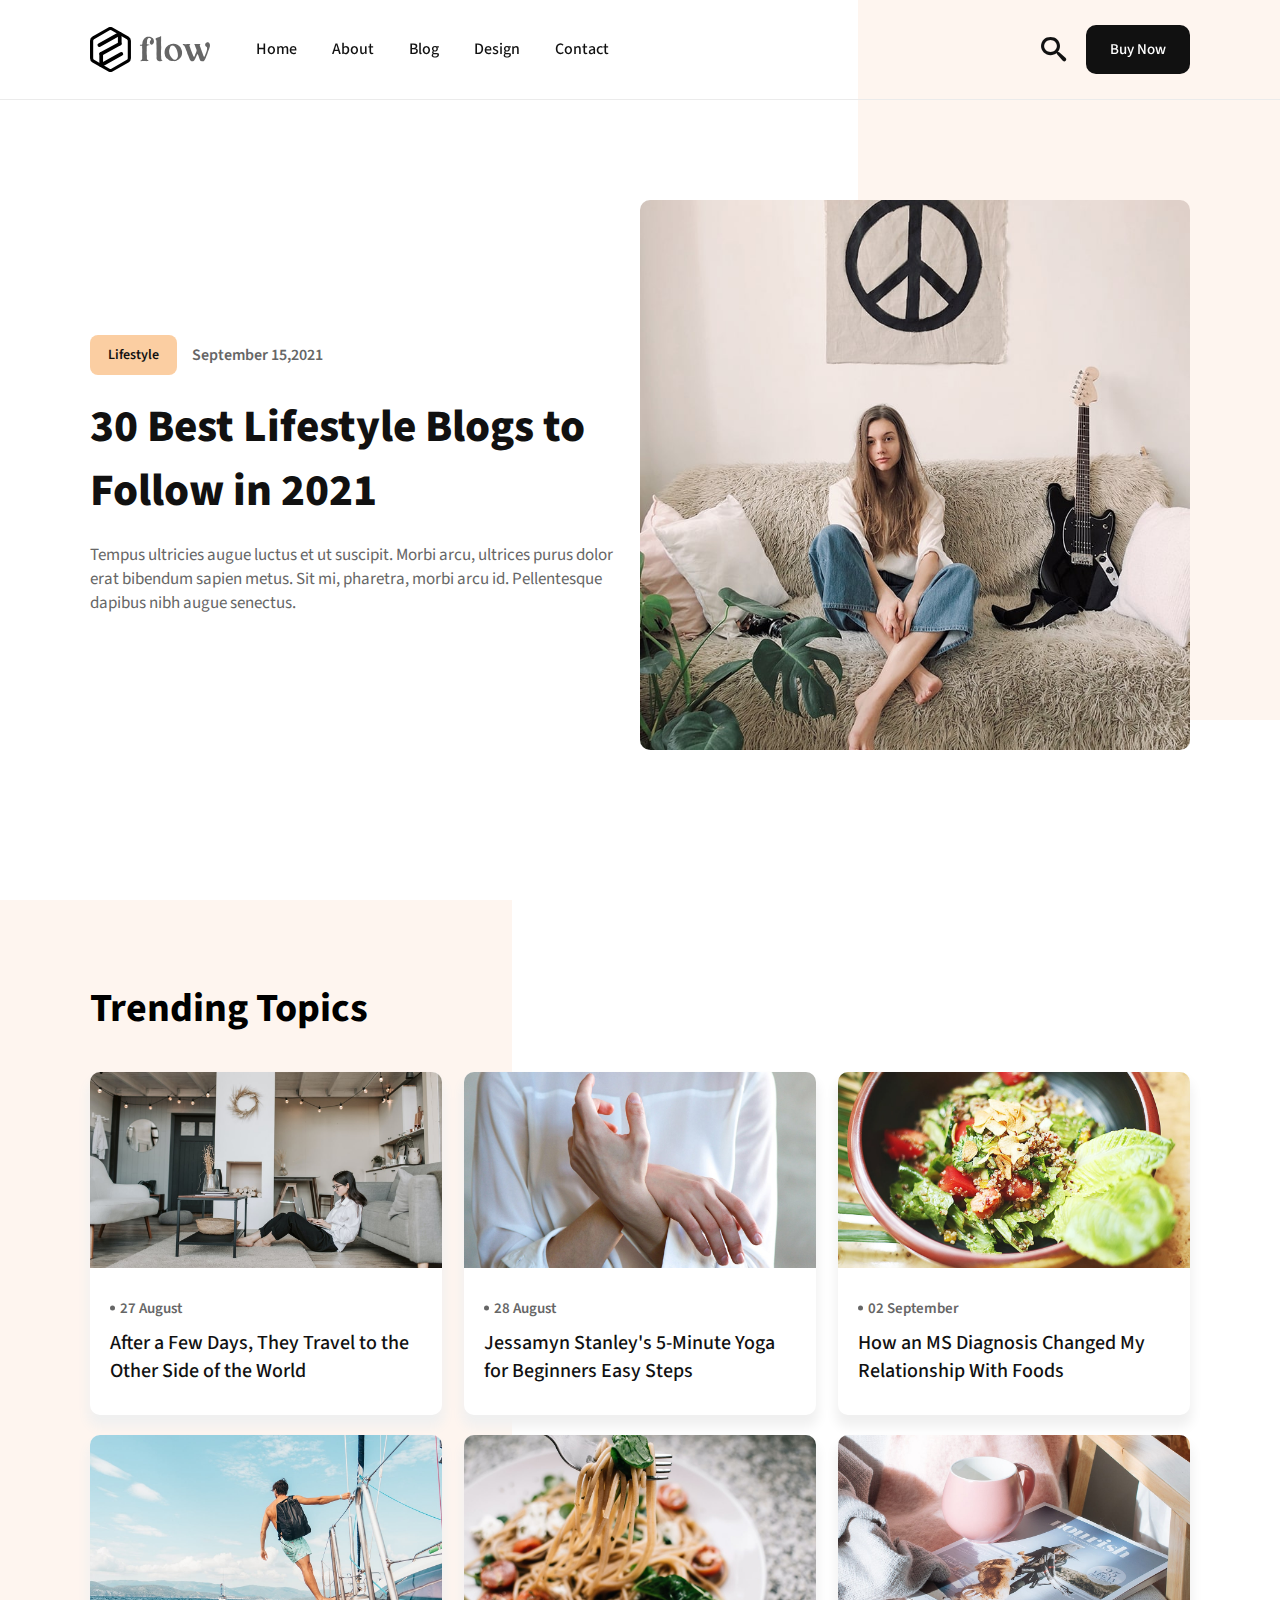
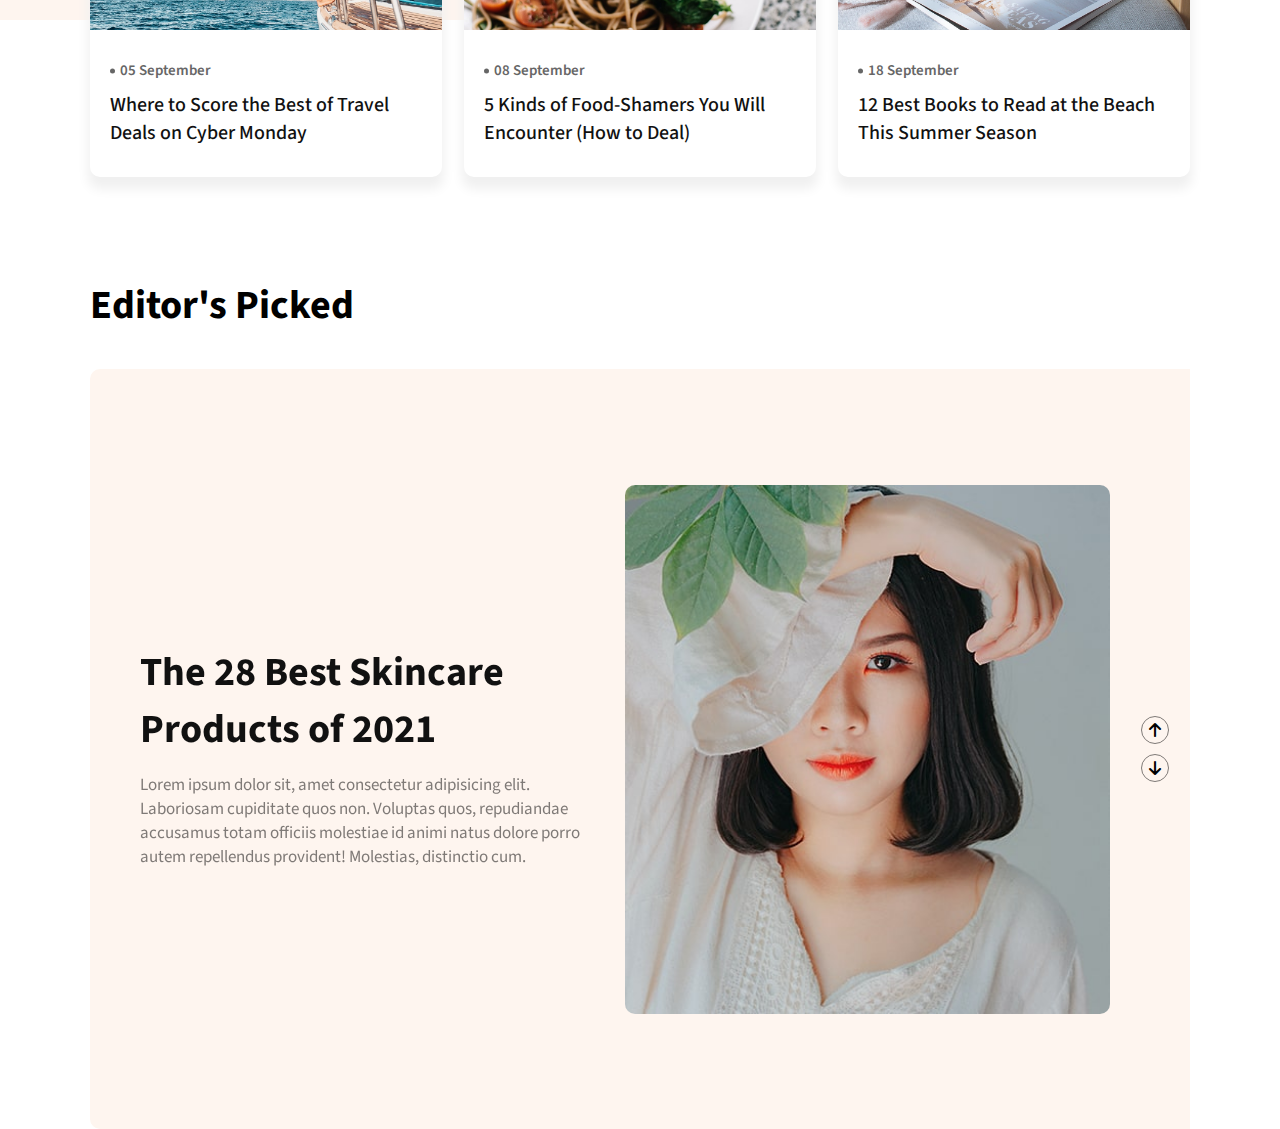
<file: index.html>
<html lang="en">
  <head>
    <meta charset="UTF-8" />
    <meta name="viewport" content="width=device-width, initial-scale=1.0" />
    <link rel="stylesheet" href="assets/css/style.css" />
    <link rel="stylesheet" href="https://cdn.jsdelivr.net/npm/swiper@11/swiper-bundle.min.css" />
    <link rel="stylesheet" href="assets/css/theme.css" />
    <title>Document</title>
  </head>
  <body>
    <!-- Navbar -->
    <nav class="navbar">
      <div class="container">
        <div class="navbar-inner">
          <div class="nav-left">
            <a href="#" class="logo">
              <img src="assets/images/logo.svg" alt="" />
            </a>
            <ul class="nav-links">
              <li><a href="#">Home</a></li>
              <li><a href="#">About</a></li>
              <li><a href="#">Blog</a></li>
              <li><a href="#">Design</a></li>
              <li><a href="#">Contact</a></li>
            </ul>
          </div>
          <div class="nav-right">
            <div class="search-icons">
              <span class="icon-search"></span>
            </div>
            <a href="#" class="btn-dark">Buy Now</a>
            <div class="mb-menu">
              <span class="icon-menu"></span>
            </div>
          </div>
        </div>
      </div>
    </nav>
    <!-- Navbar -->

    <!-- Hero Section -->
    <div class="hero-section">
      <div class="container">
        <div class="hero-section-inner">
          <div class="hero-content">
            <div class="hero-title-tag">
              <div class="hero-button">
                <a href="#">Lifestyle</a>
              </div>
              <div class="hero-date">
                <p>September 15,2021</p>
              </div>
            </div>
            <h2 class="hero-heading">
              30 Best Lifestyle Blogs to Follow in 2021
            </h2>
            <div class="hero-text">
              <p>
                Tempus ultricies augue luctus et ut suscipit. Morbi arcu,
                ultrices purus dolor erat bibendum sapien metus. Sit mi,
                pharetra, morbi arcu id. Pellentesque dapibus nibh augue
                senectus.
              </p>
            </div>
          </div>
          <div class="hero-image">
            <img src="assets/images/hero.jpg" alt="" />
          </div>
        </div>
      </div>
    </div>
    <!-- Hero Section -->

    <!-- Trending Section -->
    <div class="trending-section section-space">
      <div class="container">
        <div class="section-title">
          <h2 class="section-heading">Trending Topics</h2>
        </div>
        <div class="trending-section-inner">
          <div class="trending-card">
            <div class="trending-image">
              <img src="assets/images/news-1.jpg" alt="" />
            </div>
            <div class="trending-content">
              <span>27 August</span>
              <h4>
                After a Few Days, They Travel to the Other Side of the World
              </h4>
            </div>
          </div>
          <div class="trending-card">
            <div class="trending-image">
              <img src="assets/images/news-2.jpg" alt="" />
            </div>
            <div class="trending-content">
              <span>28 August</span>
              <h4>Jessamyn Stanley's 5-Minute Yoga for Beginners Easy Steps</h4>
            </div>
          </div>
          <div class="trending-card">
            <div class="trending-image">
              <img src="assets/images/news-3.jpg" alt="" />
            </div>
            <div class="trending-content">
              <span>02 September</span>
              <h4>How an MS Diagnosis Changed My Relationship With Foods</h4>
            </div>
          </div>
          <div class="trending-card">
            <div class="trending-image">
              <img src="assets/images/news-4.jpg" alt="" />
            </div>
            <div class="trending-content">
              <span>05 September</span>
              <h4>Where to Score the Best of Travel Deals on Cyber Monday</h4>
            </div>
          </div>
          <div class="trending-card">
            <div class="trending-image">
              <img src="assets/images/news-5.jpg" alt="" />
            </div>
            <div class="trending-content">
              <span>08 September</span>
              <h4>5 Kinds of Food-Shamers You Will Encounter (How to Deal)</h4>
            </div>
          </div>
          <div class="trending-card">
            <div class="trending-image">
              <img src="assets/images/news-6.jpg" alt="" />
            </div>
            <div class="trending-content">
              <span>18 September</span>
              <h4>12 Best Books to Read at the Beach This Summer Season</h4>
            </div>
          </div>
        </div>
      </div>
    </div>

    <!-- Product Section -->

     <div class="product-section">
      <div class="container">
        <div class="product-section-inner">
          <div class="product-title">
            <h2 class="section-heading">Editor's picked</h2>
          </div>
          <div class="sm-container">
            <div class="product-slider">
              <div class="swiper mySwiper">
                <div class="swiper-wrapper">
                  <div class="swiper-slide">
                    <div class="product-card">
                      <div class="product-card-inner">
                        <div class="product-content">
                          <h2>The 28 Best Skincare Products of 2021</h2>
                          <p>Lorem ipsum dolor sit, amet consectetur adipisicing elit. Laboriosam cupiditate quos non. Voluptas quos, repudiandae accusamus totam officiis molestiae id animi natus dolore porro autem repellendus provident! Molestias, distinctio cum.</p>
                        </div>
                        <div class="product-image">
                          <img src="assets/images/news-17.jpg" alt="">
                        </div>
                      </div>
                    </div>
                  </div>
                  <div class="swiper-slide">
                    <div class="product-card">
                      <div class="product-card-inner">
                        <div class="product-content">
                          <h2>The 28 Best Skincare Products of 2021</h2>
                          <p>Lorem ipsum dolor sit, amet consectetur adipisicing elit. Laboriosam cupiditate quos non. Voluptas quos, repudiandae accusamus totam officiis molestiae id animi natus dolore porro autem repellendus provident! Molestias, distinctio cum.</p>
                        </div>
                        <div class="product-image">
                          <img src="assets/images/news-18.jpg" alt="">
                        </div>
                      </div>
                    </div>
                  </div>
                  <div class="swiper-slide">
                    <div class="product-card">
                      <div class="product-card-inner">
                        <div class="product-content">
                          <h2>The 28 Best Skincare Products of 2021</h2>
                          <p>Lorem ipsum dolor sit, amet consectetur adipisicing elit. Laboriosam cupiditate quos non. Voluptas quos, repudiandae accusamus totam officiis molestiae id animi natus dolore porro autem repellendus provident! Molestias, distinctio cum.</p>
                        </div>
                        <div class="product-image">
                          <img src="assets/images/news-19.jpg" alt="">
                        </div>
                      </div>
                    </div>
                  </div>
                </div>
                <!-- <div class="swiper-pagination"></div> -->
              </div>
              <div class="slider-button-bar">
                <div class="slider-btns">
                  <span class="icon-arrow-up2"></span>
                  <span class="icon-arrow-down2"></span>
                </div>
              </div>
            </div>
          </div>
        </div>
      </div>
     </div>

    
    <script src="https://cdn.jsdelivr.net/npm/swiper@11/swiper-bundle.min.js"></script>
    <script src="assets/js/app.js"></script>
  </body>
</html>
</file>
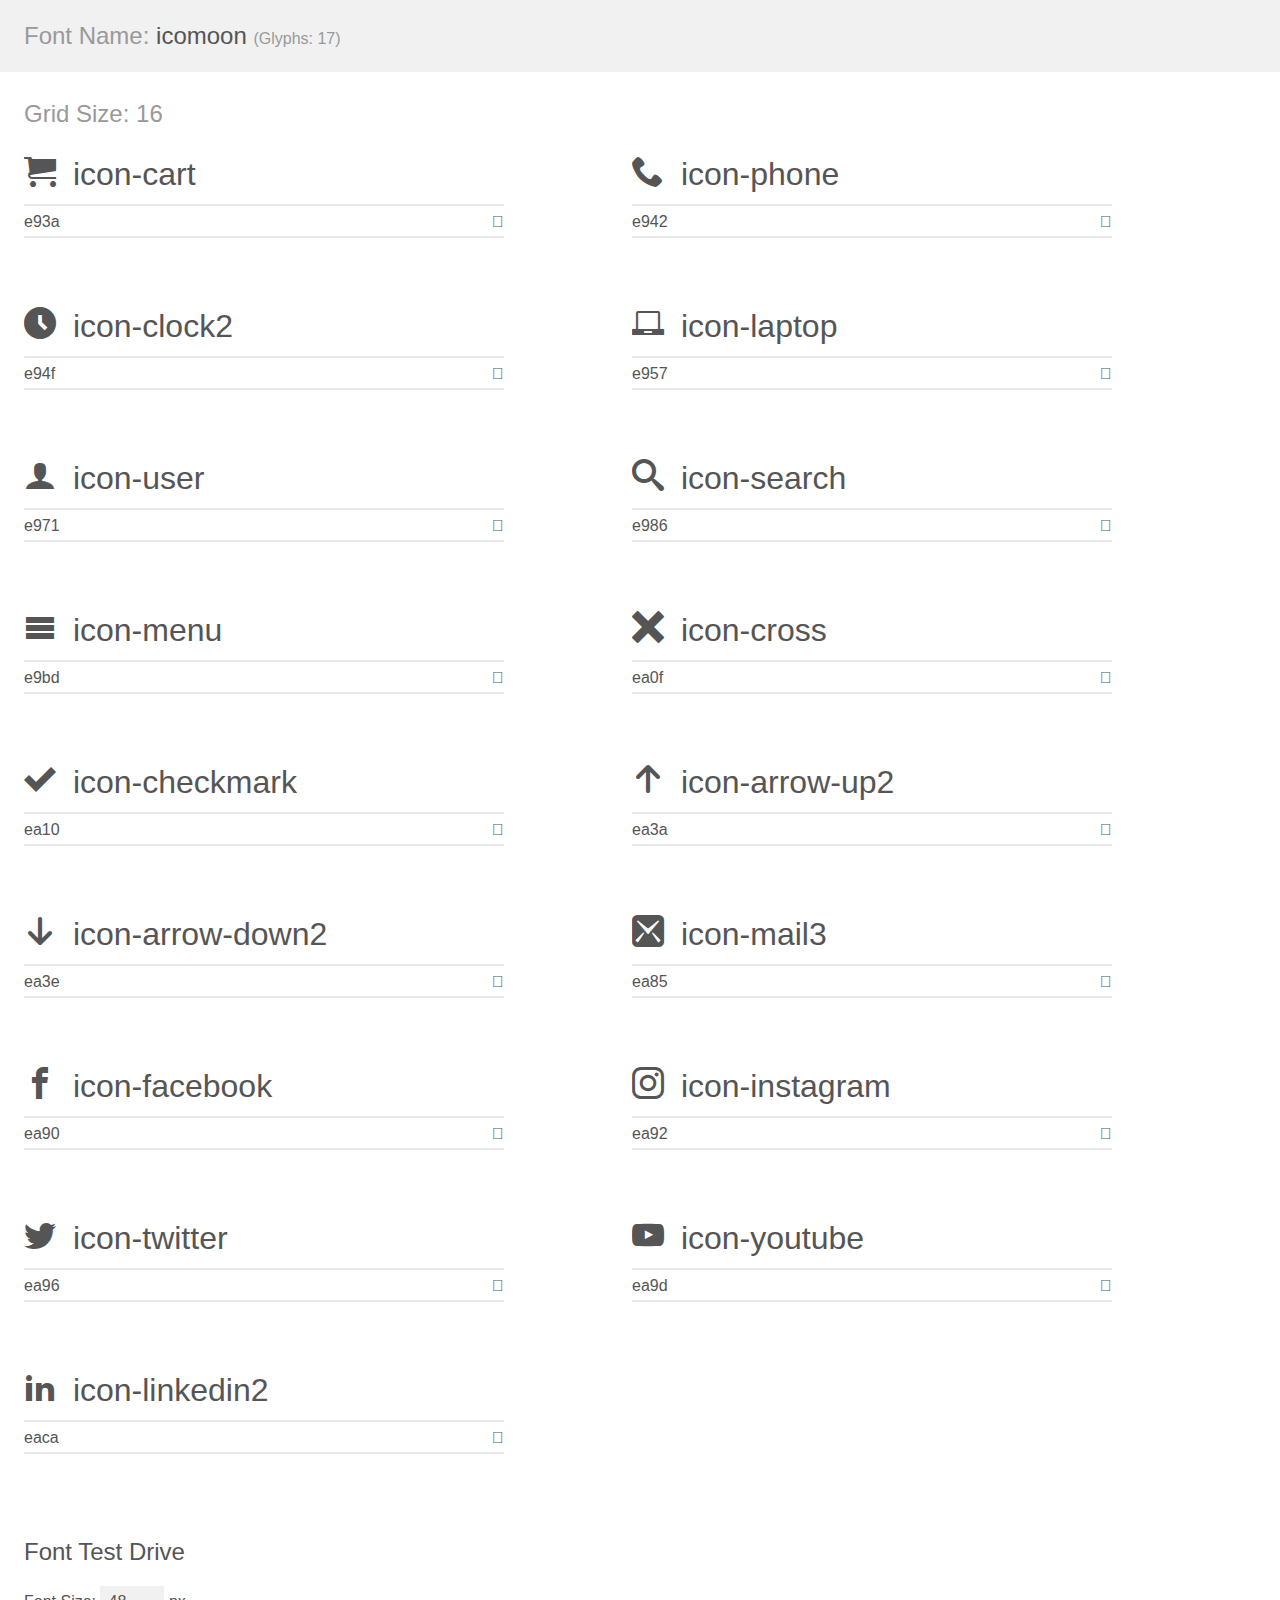
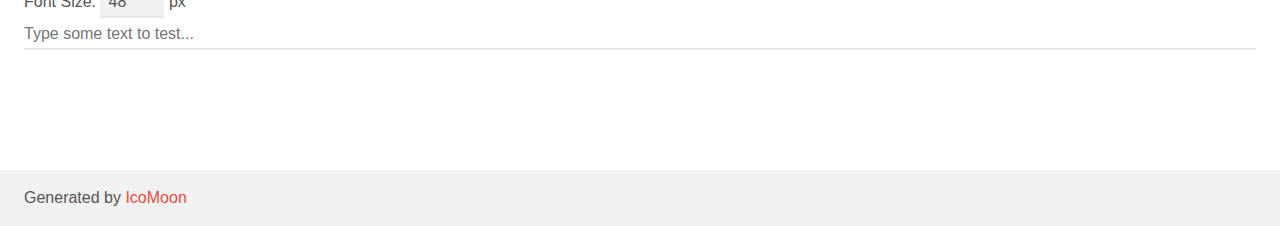
<file: icomoon/demo.html>
<!doctype html>
<html>
<head>
    <meta charset="utf-8">
    <title>IcoMoon Demo</title>
    <meta name="description" content="An Icon Font Generated By IcoMoon.io">
    <meta name="viewport" content="width=device-width, initial-scale=1">
    <link rel="stylesheet" href="demo-files/demo.css">
    <link rel="stylesheet" href="style.css"></head>
<body>
    <div class="bgc1 clearfix">
        <h1 class="mhmm mvm"><span class="fgc1">Font Name:</span> icomoon <small class="fgc1">(Glyphs:&nbsp;17)</small></h1>
    </div>
    <div class="clearfix mhl ptl">
        <h1 class="mvm mtn fgc1">Grid Size: 16</h1>
        <div class="glyph fs1">
            <div class="clearfix bshadow0 pbs">
                <span class="icon-cart"></span>
                <span class="mls"> icon-cart</span>
            </div>
            <fieldset class="fs0 size1of1 clearfix hidden-false">
                <input type="text" readonly value="e93a" class="unit size1of2" />
                <input type="text" maxlength="1" readonly value="&#xe93a;" class="unitRight size1of2 talign-right" />
            </fieldset>
            <div class="fs0 bshadow0 clearfix hidden-true">
                <span class="unit pvs fgc1">liga: </span>
                <input type="text" readonly value="cart, purchase" class="liga unitRight" />
            </div>
        </div>
        <div class="glyph fs1">
            <div class="clearfix bshadow0 pbs">
                <span class="icon-phone"></span>
                <span class="mls"> icon-phone</span>
            </div>
            <fieldset class="fs0 size1of1 clearfix hidden-false">
                <input type="text" readonly value="e942" class="unit size1of2" />
                <input type="text" maxlength="1" readonly value="&#xe942;" class="unitRight size1of2 talign-right" />
            </fieldset>
            <div class="fs0 bshadow0 clearfix hidden-true">
                <span class="unit pvs fgc1">liga: </span>
                <input type="text" readonly value="phone, telephone" class="liga unitRight" />
            </div>
        </div>
        <div class="glyph fs1">
            <div class="clearfix bshadow0 pbs">
                <span class="icon-clock2"></span>
                <span class="mls"> icon-clock2</span>
            </div>
            <fieldset class="fs0 size1of1 clearfix hidden-false">
                <input type="text" readonly value="e94f" class="unit size1of2" />
                <input type="text" maxlength="1" readonly value="&#xe94f;" class="unitRight size1of2 talign-right" />
            </fieldset>
            <div class="fs0 bshadow0 clearfix hidden-true">
                <span class="unit pvs fgc1">liga: </span>
                <input type="text" readonly value="clock2, time3" class="liga unitRight" />
            </div>
        </div>
        <div class="glyph fs1">
            <div class="clearfix bshadow0 pbs">
                <span class="icon-laptop"></span>
                <span class="mls"> icon-laptop</span>
            </div>
            <fieldset class="fs0 size1of1 clearfix hidden-false">
                <input type="text" readonly value="e957" class="unit size1of2" />
                <input type="text" maxlength="1" readonly value="&#xe957;" class="unitRight size1of2 talign-right" />
            </fieldset>
            <div class="fs0 bshadow0 clearfix hidden-true">
                <span class="unit pvs fgc1">liga: </span>
                <input type="text" readonly value="laptop, computer" class="liga unitRight" />
            </div>
        </div>
        <div class="glyph fs1">
            <div class="clearfix bshadow0 pbs">
                <span class="icon-user"></span>
                <span class="mls"> icon-user</span>
            </div>
            <fieldset class="fs0 size1of1 clearfix hidden-false">
                <input type="text" readonly value="e971" class="unit size1of2" />
                <input type="text" maxlength="1" readonly value="&#xe971;" class="unitRight size1of2 talign-right" />
            </fieldset>
            <div class="fs0 bshadow0 clearfix hidden-true">
                <span class="unit pvs fgc1">liga: </span>
                <input type="text" readonly value="user, profile2" class="liga unitRight" />
            </div>
        </div>
        <div class="glyph fs1">
            <div class="clearfix bshadow0 pbs">
                <span class="icon-search"></span>
                <span class="mls"> icon-search</span>
            </div>
            <fieldset class="fs0 size1of1 clearfix hidden-false">
                <input type="text" readonly value="e986" class="unit size1of2" />
                <input type="text" maxlength="1" readonly value="&#xe986;" class="unitRight size1of2 talign-right" />
            </fieldset>
            <div class="fs0 bshadow0 clearfix hidden-true">
                <span class="unit pvs fgc1">liga: </span>
                <input type="text" readonly value="search, magnifier" class="liga unitRight" />
            </div>
        </div>
        <div class="glyph fs1">
            <div class="clearfix bshadow0 pbs">
                <span class="icon-menu"></span>
                <span class="mls"> icon-menu</span>
            </div>
            <fieldset class="fs0 size1of1 clearfix hidden-false">
                <input type="text" readonly value="e9bd" class="unit size1of2" />
                <input type="text" maxlength="1" readonly value="&#xe9bd;" class="unitRight size1of2 talign-right" />
            </fieldset>
            <div class="fs0 bshadow0 clearfix hidden-true">
                <span class="unit pvs fgc1">liga: </span>
                <input type="text" readonly value="menu, list3" class="liga unitRight" />
            </div>
        </div>
        <div class="glyph fs1">
            <div class="clearfix bshadow0 pbs">
                <span class="icon-cross"></span>
                <span class="mls"> icon-cross</span>
            </div>
            <fieldset class="fs0 size1of1 clearfix hidden-false">
                <input type="text" readonly value="ea0f" class="unit size1of2" />
                <input type="text" maxlength="1" readonly value="&#xea0f;" class="unitRight size1of2 talign-right" />
            </fieldset>
            <div class="fs0 bshadow0 clearfix hidden-true">
                <span class="unit pvs fgc1">liga: </span>
                <input type="text" readonly value="cross, cancel" class="liga unitRight" />
            </div>
        </div>
        <div class="glyph fs1">
            <div class="clearfix bshadow0 pbs">
                <span class="icon-checkmark"></span>
                <span class="mls"> icon-checkmark</span>
            </div>
            <fieldset class="fs0 size1of1 clearfix hidden-false">
                <input type="text" readonly value="ea10" class="unit size1of2" />
                <input type="text" maxlength="1" readonly value="&#xea10;" class="unitRight size1of2 talign-right" />
            </fieldset>
            <div class="fs0 bshadow0 clearfix hidden-true">
                <span class="unit pvs fgc1">liga: </span>
                <input type="text" readonly value="checkmark, tick" class="liga unitRight" />
            </div>
        </div>
        <div class="glyph fs1">
            <div class="clearfix bshadow0 pbs">
                <span class="icon-arrow-up2"></span>
                <span class="mls"> icon-arrow-up2</span>
            </div>
            <fieldset class="fs0 size1of1 clearfix hidden-false">
                <input type="text" readonly value="ea3a" class="unit size1of2" />
                <input type="text" maxlength="1" readonly value="&#xea3a;" class="unitRight size1of2 talign-right" />
            </fieldset>
            <div class="fs0 bshadow0 clearfix hidden-true">
                <span class="unit pvs fgc1">liga: </span>
                <input type="text" readonly value="arrow-up2, up2" class="liga unitRight" />
            </div>
        </div>
        <div class="glyph fs1">
            <div class="clearfix bshadow0 pbs">
                <span class="icon-arrow-down2"></span>
                <span class="mls"> icon-arrow-down2</span>
            </div>
            <fieldset class="fs0 size1of1 clearfix hidden-false">
                <input type="text" readonly value="ea3e" class="unit size1of2" />
                <input type="text" maxlength="1" readonly value="&#xea3e;" class="unitRight size1of2 talign-right" />
            </fieldset>
            <div class="fs0 bshadow0 clearfix hidden-true">
                <span class="unit pvs fgc1">liga: </span>
                <input type="text" readonly value="arrow-down2, down2" class="liga unitRight" />
            </div>
        </div>
        <div class="glyph fs1">
            <div class="clearfix bshadow0 pbs">
                <span class="icon-mail3"></span>
                <span class="mls"> icon-mail3</span>
            </div>
            <fieldset class="fs0 size1of1 clearfix hidden-false">
                <input type="text" readonly value="ea85" class="unit size1of2" />
                <input type="text" maxlength="1" readonly value="&#xea85;" class="unitRight size1of2 talign-right" />
            </fieldset>
            <div class="fs0 bshadow0 clearfix hidden-true">
                <span class="unit pvs fgc1">liga: </span>
                <input type="text" readonly value="mail4, contact4" class="liga unitRight" />
            </div>
        </div>
        <div class="glyph fs1">
            <div class="clearfix bshadow0 pbs">
                <span class="icon-facebook"></span>
                <span class="mls"> icon-facebook</span>
            </div>
            <fieldset class="fs0 size1of1 clearfix hidden-false">
                <input type="text" readonly value="ea90" class="unit size1of2" />
                <input type="text" maxlength="1" readonly value="&#xea90;" class="unitRight size1of2 talign-right" />
            </fieldset>
            <div class="fs0 bshadow0 clearfix hidden-true">
                <span class="unit pvs fgc1">liga: </span>
                <input type="text" readonly value="facebook, brand10" class="liga unitRight" />
            </div>
        </div>
        <div class="glyph fs1">
            <div class="clearfix bshadow0 pbs">
                <span class="icon-instagram"></span>
                <span class="mls"> icon-instagram</span>
            </div>
            <fieldset class="fs0 size1of1 clearfix hidden-false">
                <input type="text" readonly value="ea92" class="unit size1of2" />
                <input type="text" maxlength="1" readonly value="&#xea92;" class="unitRight size1of2 talign-right" />
            </fieldset>
            <div class="fs0 bshadow0 clearfix hidden-true">
                <span class="unit pvs fgc1">liga: </span>
                <input type="text" readonly value="instagram, brand12" class="liga unitRight" />
            </div>
        </div>
        <div class="glyph fs1">
            <div class="clearfix bshadow0 pbs">
                <span class="icon-twitter"></span>
                <span class="mls"> icon-twitter</span>
            </div>
            <fieldset class="fs0 size1of1 clearfix hidden-false">
                <input type="text" readonly value="ea96" class="unit size1of2" />
                <input type="text" maxlength="1" readonly value="&#xea96;" class="unitRight size1of2 talign-right" />
            </fieldset>
            <div class="fs0 bshadow0 clearfix hidden-true">
                <span class="unit pvs fgc1">liga: </span>
                <input type="text" readonly value="twitter, brand16" class="liga unitRight" />
            </div>
        </div>
        <div class="glyph fs1">
            <div class="clearfix bshadow0 pbs">
                <span class="icon-youtube"></span>
                <span class="mls"> icon-youtube</span>
            </div>
            <fieldset class="fs0 size1of1 clearfix hidden-false">
                <input type="text" readonly value="ea9d" class="unit size1of2" />
                <input type="text" maxlength="1" readonly value="&#xea9d;" class="unitRight size1of2 talign-right" />
            </fieldset>
            <div class="fs0 bshadow0 clearfix hidden-true">
                <span class="unit pvs fgc1">liga: </span>
                <input type="text" readonly value="youtube, brand21" class="liga unitRight" />
            </div>
        </div>
        <div class="glyph fs1">
            <div class="clearfix bshadow0 pbs">
                <span class="icon-linkedin2"></span>
                <span class="mls"> icon-linkedin2</span>
            </div>
            <fieldset class="fs0 size1of1 clearfix hidden-false">
                <input type="text" readonly value="eaca" class="unit size1of2" />
                <input type="text" maxlength="1" readonly value="&#xeaca;" class="unitRight size1of2 talign-right" />
            </fieldset>
            <div class="fs0 bshadow0 clearfix hidden-true">
                <span class="unit pvs fgc1">liga: </span>
                <input type="text" readonly value="linkedin2, brand65" class="liga unitRight" />
            </div>
        </div>
    </div>

    <!--[if gt IE 8]><!-->
    <div class="mhl clearfix mbl">
        <h1>Font Test Drive</h1>
        <label>
            Font Size: <input id="fontSize" type="number" class="textbox0 mbm"
            min="8" value="48" />
            px
        </label>
        <input id="testText" type="text" class="phl size1of1 mvl"
        placeholder="Type some text to test..." value=""/>
        <div id="testDrive" class="icon-" style="font-family: icomoon">&nbsp;
        </div>
    </div>
    <!--<![endif]-->
    <div class="bgc1 clearfix">
        <p class="mhl">Generated by <a href="https://icomoon.io/app">IcoMoon</a></p>
    </div>

    <script src="demo-files/demo.js"></script>
</body>
</html>
</file>
<file: assets/css/style.css>
@font-face {
  font-family: 'icomoon';
  src:  url('fonts/icomoon.eot?h0t8ix');
  src:  url('fonts/icomoon.eot?h0t8ix#iefix') format('embedded-opentype'),
    url('fonts/icomoon.ttf?h0t8ix') format('truetype'),
    url('fonts/icomoon.woff?h0t8ix') format('woff'),
    url('fonts/icomoon.svg?h0t8ix#icomoon') format('svg');
  font-weight: normal;
  font-style: normal;
  font-display: block;
}

[class^="icon-"], [class*=" icon-"] {
  /* use !important to prevent issues with browser extensions that change fonts */
  font-family: 'icomoon' !important;
  speak: never;
  font-style: normal;
  font-weight: normal;
  font-variant: normal;
  text-transform: none;
  line-height: 1;

  /* Better Font Rendering =========== */
  -webkit-font-smoothing: antialiased;
  -moz-osx-font-smoothing: grayscale;
}

.icon-cart:before {
  content: "\e93a";
}
.icon-phone:before {
  content: "\e942";
}
.icon-clock2:before {
  content: "\e94f";
}
.icon-laptop:before {
  content: "\e957";
}
.icon-user:before {
  content: "\e971";
}
.icon-search:before {
  content: "\e986";
}
.icon-menu:before {
  content: "\e9bd";
}
.icon-cross:before {
  content: "\ea0f";
}
.icon-checkmark:before {
  content: "\ea10";
}
.icon-arrow-up2:before {
  content: "\ea3a";
}
.icon-arrow-down2:before {
  content: "\ea3e";
}
.icon-mail3:before {
  content: "\ea85";
}
.icon-facebook:before {
  content: "\ea90";
}
.icon-instagram:before {
  content: "\ea92";
}
.icon-twitter:before {
  content: "\ea96";
}
.icon-youtube:before {
  content: "\ea9d";
}
.icon-linkedin2:before {
  content: "\eaca";
}
</file>
<file: assets/css/theme.css>
@import url('https://fonts.googleapis.com/css2?family=Source+Sans+3:ital,wght@0,200..900;1,200..900&display=swap');

*{
    margin: 0;
    padding: 0;
    box-sizing: border-box;
}

body {
    font-family: 'Source Sans 3', sans-serif;
    overflow: hidden;
    overflow-y: auto;
}

:root {
    --light-pink-color: #FEF5EF;
    --light-black-color: #666666;
    --light-gray-color: #EBEBEB;
    --dark-black-color: #111111;
    --dark-skin-color: #FBCEA2;
    --dark-gray-color: #7F7A77;
    --white-color: #ffff;
}

.container {
    max-width: 1100px;
    margin: 0 auto;
}

.section-space {
    padding: 80px 0;
}

.section-space-top {
    padding-top: 80px;
}

.section-space-bottom {
    padding-bottom: 80px;
}

.section-heading {
    font-size: 40px;
    font-weight: 700;
    text-transform: capitalize;
    padding-bottom: 35px;
}

/* Navbar */

.navbar {
    position: fixed;
    top: 0;
    left: 0;
    width: 100%;
    padding: 25px 0;
    border-bottom: 1px solid var(--light-gray-color);
    transition: all .2s linear;
    z-index: 1000;
}

.navbar.active {
    padding: 30px 0;
    background-color: var(--white-color);
}

.navbar .navbar-inner {
    display: flex;
    align-items: center;
    justify-content: space-between;
}

.navbar-inner .nav-left {
    display: flex;
    align-items: center;
}

.navbar-inner .nav-left .logo {
    width: 120px;
}

.navbar-inner .nav-left .logo img {
    width: 100%;
}

.navbar-inner .nav-left .nav-links {
    list-style: none;
    padding-left: 30px;
}

.navbar-inner .nav-left .nav-links.active {
    padding-top: 20px;
    height: 350px;
}

.navbar-inner .nav-left .nav-links li {
    display: inline-block;
    padding: 0 16px;
}

.navbar-inner .nav-left .nav-links li a {
    display: inline-block;
    text-decoration: none;
    color: var(--dark-black-color);
    font-size: 16px;
    font-weight: 500;
}


.navbar-inner .nav-right {
    display: flex;
    align-items: center;
    gap: 20px;
}

.navbar-inner .nav-right .search-icons {
    font-size: 25px;
    color: var(--dark-black-color);
}

.navbar-inner .nav-right .btn-dark {
    display: inline-block;
    text-decoration: none;
    padding: 14px 24px;
    background-color: var(--dark-black-color);
    color: var(--white-color);
    border-radius: 10px;
    font-size: 15px;
    font-weight: 500;
    transition: all .2s ease;
}

.navbar-inner .nav-right .btn-dark:hover {
    transform: translateY(-5px);
    -webkit-box-shadow: -3px 12px 10px -6px rgba(219,219,219,1);
    -moz-box-shadow: -3px 12px 10px -6px rgba(219,219,219,1);
    box-shadow: -3px 12px 10px -6px rgba(219,219,219,1);
}

.navbar-inner .nav-right .mb-menu {
    color: var(--dark-black-color);
    font-size: 30px;
    display: none;
    cursor: pointer;
}

/* Hero Section */

.hero-section {
    width: 100%;
    min-height: 100vh;
    display: flex;
    align-items: center;
    justify-content: center;
    padding-top: 50px;
    position: relative;
}

.hero-section::before {
    content: "";
    position: absolute;
    top: 0;
    right: 0;
    width: 33%;
    height: 80vh;
    background-color: var(--light-pink-color);
    z-index: -1;
}

.hero-section-inner {
    display: flex;
    align-items: center;
}

.hero-section-inner .hero-content {
    width: 50%;
    padding-right: 20px;
}

.hero-section-inner .hero-content .hero-title-tag {
    display: flex;
    align-items: center;
    gap: 15px;
}

.hero-content .hero-title-tag .hero-button a {
    padding: 10px 18px;
    display: inline-block;
    text-decoration: none;
    background-color: var(--dark-skin-color);
    color: var(--dark-black-color);
    border-radius: 8px;
    font-size: 14px;
    font-weight: 600;
    cursor: pointer;
}

.hero-content .hero-title-tag .hero-date p {
    color: var(--light-black-color);
    font-size: 16px;
    font-weight: 600;
}

.hero-content .hero-heading {
    color: var(--dark-black-color);
    font-size: 45px;
    font-weight: 800;
    padding: 20px 0;
}

.hero-content .hero-text {
    color: var(--light-black-color);
    font-size: 17px;
}

.hero-section-inner .hero-image {
    width: 50%;
}

.hero-section-inner .hero-image img {
    width: 100%;
    border-radius: 10px;
}

/* Trending Section */

.trending-section {
    width: 100%;
    position: relative;
}

.trending-section::before {
    content: "";
    position: absolute;
    top: 0;
    left: 0;
    width: 40%;
    height: 80vh;
    background-color: var(--light-pink-color);
    z-index: -1;
}

.trending-section .trending-section-inner {
    display: flex;
    align-items: center;
    justify-content: space-between;
    flex-wrap: wrap;
}

.trending-section-inner .trending-card {
    width: 32%;
    background-color: var(--white-color);
    box-shadow: 0px 10px 12px 2px rgba(240,240,240,1);
    border-radius: 10px;
    margin-bottom: 20px;
    transition: all .3s ease;
}

.trending-section-inner .trending-card:hover {
    box-shadow: 0px 10px 15px 10px rgba(240,240,240,1);
    transform: translateY(-5px);
}

.trending-section-inner .trending-card .trending-image {
    width: 100%;
}

.trending-section-inner .trending-card .trending-image img {
    width: 100%;
    border-top-left-radius: 10px;
    border-top-right-radius: 10px;
}

.trending-section-inner .trending-card .trending-content {
    padding: 30px 20px;
}

.trending-section-inner .trending-card .trending-content span {
    display: inline-block;
    color: var(--light-black-color);
    font-size: 15px;
    font-weight: 600;
    padding-left: 10px;
    position: relative;
}

.trending-section-inner .trending-card .trending-content span::before {
    content: "";
    position: absolute;
    top: 50%;
    left: 0;
    transform: translateY(-50%);
    width: 5px;
    height: 5px;
    background-color: var(--light-black-color);
    border-radius: 50%;
}

.trending-section-inner .trending-card .trending-content h4 {
    font-size: 20px;
    font-weight: 500;
    color: var(--dark-black-color);
    padding-top: 10px;
}

.product-slider {
    background-color: var(--light-pink-color);
    padding: 20px 80px 20px 50px;
    border-radius: 10px;
    position: relative;
}

.swiper {
    width: 100%;
    height: 80vh;
}

.swiper-slide {
    font-size: 18px;
    display: flex;
    justify-content: center;
    align-items: center;
    overflow: hidden;
}

.product-card-inner {
    display: flex;
    align-items: center;
}

.product-card-inner .product-content {
    width: 50%;
    padding-right: 25px;
}

.product-card-inner .product-content h2 {
    color: var(--dark-black-color);
    font-size: 40px;
    font-weight: 700;
    padding: 15px 0;
}

.product-card-inner .product-content p {
    color: var(--dark-gray-color);
    font-size: 17px;
}

.product-card-inner .product-image {
    width: 50%;
}

.product-card-inner .product-image img {
    width: 100%;
    border-radius: 10px;
}

.slider-button-bar {
    position: absolute;
    top: 0;
    right: 0;
    width: 70px;
    height: 100%;
    background-color: var(--light-pink-color);
}

.slider-btns {
    width: 100%;
    height: 100%;
    display: flex;
    align-items: center;
    justify-content: center;
    flex-direction: column;
    gap: 10px;
}

.slider-btns span {
    display: inline-block;
    padding: 5px;
    border: 1px solid var(--dark-gray-color);
    border-radius: 50%;
    cursor: pointer;
}

/* Media Querys */
@media screen and (max-width: 1200px) {
    .container {
        padding: 0 30px;
    }
}

@media screen and (max-width: 1035px) {

    .hero-section {
        padding: 0;
    }
    
    .hero-content .hero-heading {
        font-size: 35px;
        font-weight: 700;
    }
    
    .hero-content .hero-text {
        font-size: 15px;
    }
        
    .trending-section-inner .trending-card .trending-content h4 {
        font-size: 18px;
    }
    .product-card-inner .product-content h2 {
        font-size: 35px;
    }
}
@media screen and (max-width: 840px) {
    
    .navbar-inner .nav-right .mb-menu {
        display: inline-block;
    }
    .navbar-inner .nav-left .nav-links {
        position: absolute;
        top: 100%;
        left: 0;
        width: 100%;
        height: 0;
        background-color: var(--white-color);
        transition: all .3s ease;
        overflow: hidden;
        z-index: 1;
    }

    .navbar-inner .nav-left .nav-links li {
        display: block;
        padding: 14px 0;
    }
    .navbar-inner .nav-left .nav-links li a {
        font-size: 18px;
    }
    .hero-section {
        padding-top: 150px;
    }
    .hero-section-inner {
        flex-direction: column;
    }
    .hero-section-inner .hero-content {
        width: 100%;
    }    
    .hero-section-inner .hero-image {
        width: 100%;
        padding-top: 30px;
    }
    .trending-section-inner .trending-card {
        width: 48%;
    }
    .product-slider {
        padding-left: 30px;
    }
    .sm-container {
        max-width: 600px;
        margin: 0 auto;
    }
    .swiper {
        height: auto;
    }
    .product-card-inner {
        flex-direction: column;
    }
    .product-card-inner .product-content {
        width: 100%;
        padding-right: 0;
        padding-bottom: 20px;
    }
    .product-card-inner .product-content h2 {
        font-size: 30px;
    }
    .product-card-inner .product-image {
        width: 100%;
    }

}

@media screen and (max-width: 550px) {
    .section-heading {
        font-size: 32px;
    }
    .trending-section-inner .trending-card {
        width: 100%;
    }
    .product-card-inner .product-content h2 {
        font-size: 25px;
        font-weight: 800;
    }
    .product-card-inner .product-content p {
        font-size: 16px;
    }
    .slider-button-bar {
        position: absolute;
        top: 0;
        right: 0;
        width: 50px;
        height: 100%;
        background-color: var(--light-pink-color);
    }
}

@media screen and (max-width: 420px) {
    .section-heading {
        font-size: 25px;
    }
    .navbar-inner .nav-left .logo {
        width: 100px;
    }
    .navbar-inner .nav-right {
        gap: 15px;
    }
    .navbar-inner .nav-right .search-icons {
        font-size: 20px;
    }
    .navbar-inner .nav-right .btn-dark {
        padding: 12px 20px;
        font-size: 14px;
    }
    .navbar-inner .nav-right .mb-menu {
        font-size: 20px;
    }
    .product-slider {
        padding: 0 80px 0px 20px;
    }
}
</file>
<file: icomoon/demo-files/demo.css>
body {
  padding: 0;
  margin: 0;
  font-family: sans-serif;
  font-size: 1em;
  line-height: 1.5;
  color: #555;
  background: #fff;
}
h1 {
  font-size: 1.5em;
  font-weight: normal;
}
small {
  font-size: .66666667em;
}
a {
  color: #e74c3c;
  text-decoration: none;
}
a:hover, a:focus {
  box-shadow: 0 1px #e74c3c;
}
.bshadow0, input {
  box-shadow: inset 0 -2px #e7e7e7;
}
input:hover {
  box-shadow: inset 0 -2px #ccc;
}
input, fieldset {
  font-family: sans-serif;
  font-size: 1em;
  margin: 0;
  padding: 0;
  border: 0;
}
input {
  color: inherit;
  line-height: 1.5;
  height: 1.5em;
  padding: .25em 0;
}
input:focus {
  outline: none;
  box-shadow: inset 0 -2px #449fdb;
}
.glyph {
  font-size: 16px;
  width: 15em;
  padding-bottom: 1em;
  margin-right: 4em;
  margin-bottom: 1em;
  float: left;
  overflow: hidden;
}
.liga {
  width: 80%;
  width: calc(100% - 2.5em);
}
.talign-right {
  text-align: right;
}
.talign-center {
  text-align: center;
}
.bgc1 {
  background: #f1f1f1;
}
.fgc1 {
  color: #999;
}
.fgc0 {
  color: #000;
}
p {
  margin-top: 1em;
  margin-bottom: 1em;
}
.mvm {
  margin-top: .75em;
  margin-bottom: .75em;
}
.mtn {
  margin-top: 0;
}
.mtl, .mal {
  margin-top: 1.5em;
}
.mbl, .mal {
  margin-bottom: 1.5em;
}
.mal, .mhl {
  margin-left: 1.5em;
  margin-right: 1.5em;
}
.mhmm {
  margin-left: 1em;
  margin-right: 1em;
}
.mls {
  margin-left: .25em;
}
.ptl {
  padding-top: 1.5em;
}
.pbs, .pvs {
  padding-bottom: .25em;
}
.pvs, .pts {
  padding-top: .25em;
}
.unit {
  float: left;
}
.unitRight {
  float: right;
}
.size1of2 {
  width: 50%;
}
.size1of1 {
  width: 100%;
}
.clearfix:before, .clearfix:after {
  content: " ";
  display: table;
}
.clearfix:after {
  clear: both;
}
.hidden-true {
  display: none;
}
.textbox0 {
  width: 3em;
  background: #f1f1f1;
  padding: .25em .5em;
  line-height: 1.5;
  height: 1.5em;
}
#testDrive {
  display: block;
  padding-top: 24px;
  line-height: 1.5;
}
.fs0 {
  font-size: 16px;
}
.fs1 {
  font-size: 32px;
}
</file>
<file: icomoon/style.css>
@font-face {
  font-family: 'icomoon';
  src:  url('fonts/icomoon.eot?h0t8ix');
  src:  url('fonts/icomoon.eot?h0t8ix#iefix') format('embedded-opentype'),
    url('fonts/icomoon.ttf?h0t8ix') format('truetype'),
    url('fonts/icomoon.woff?h0t8ix') format('woff'),
    url('fonts/icomoon.svg?h0t8ix#icomoon') format('svg');
  font-weight: normal;
  font-style: normal;
  font-display: block;
}

[class^="icon-"], [class*=" icon-"] {
  /* use !important to prevent issues with browser extensions that change fonts */
  font-family: 'icomoon' !important;
  speak: never;
  font-style: normal;
  font-weight: normal;
  font-variant: normal;
  text-transform: none;
  line-height: 1;

  /* Better Font Rendering =========== */
  -webkit-font-smoothing: antialiased;
  -moz-osx-font-smoothing: grayscale;
}

.icon-cart:before {
  content: "\e93a";
}
.icon-phone:before {
  content: "\e942";
}
.icon-clock2:before {
  content: "\e94f";
}
.icon-laptop:before {
  content: "\e957";
}
.icon-user:before {
  content: "\e971";
}
.icon-search:before {
  content: "\e986";
}
.icon-menu:before {
  content: "\e9bd";
}
.icon-cross:before {
  content: "\ea0f";
}
.icon-checkmark:before {
  content: "\ea10";
}
.icon-arrow-up2:before {
  content: "\ea3a";
}
.icon-arrow-down2:before {
  content: "\ea3e";
}
.icon-mail3:before {
  content: "\ea85";
}
.icon-facebook:before {
  content: "\ea90";
}
.icon-instagram:before {
  content: "\ea92";
}
.icon-twitter:before {
  content: "\ea96";
}
.icon-youtube:before {
  content: "\ea9d";
}
.icon-linkedin2:before {
  content: "\eaca";
}
</file>
